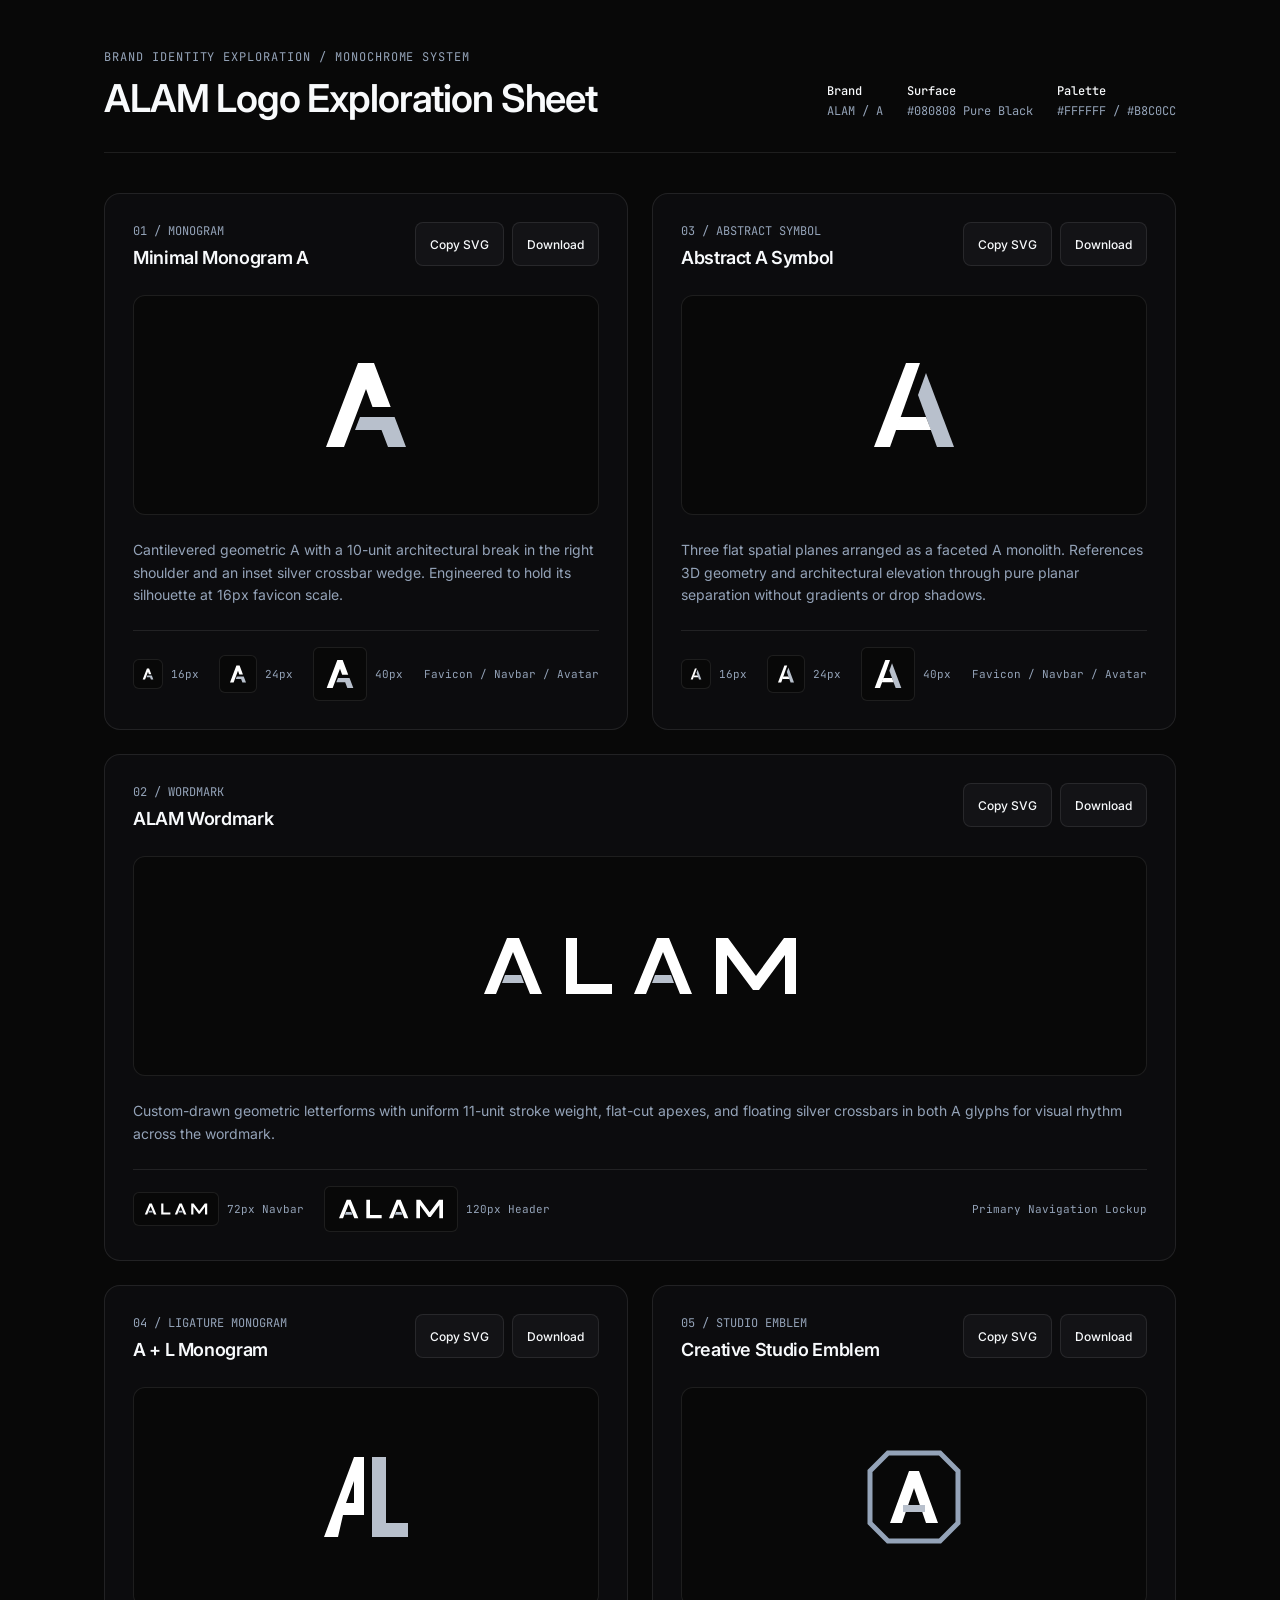
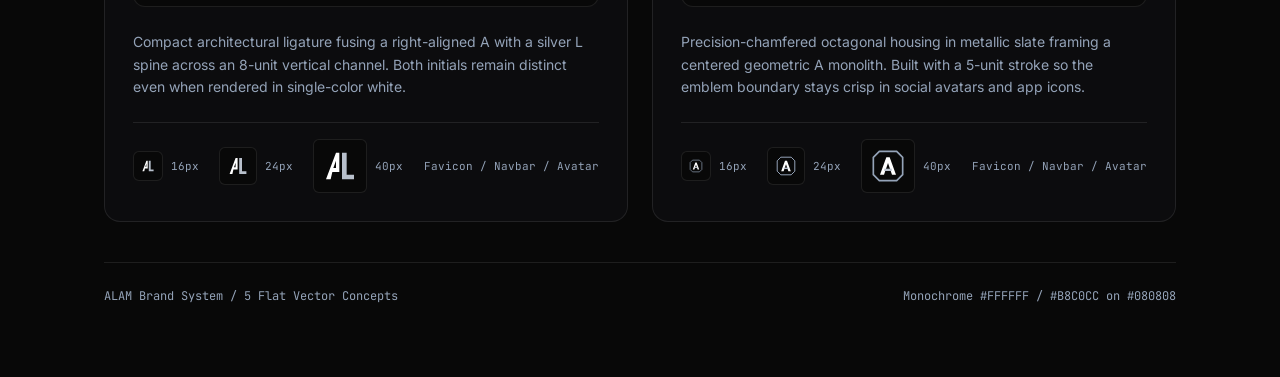
<file: logo-exploration.html>
<!DOCTYPE html>
<html lang="en">

<head>
  <meta charset="UTF-8" />
  <meta name="viewport" content="width=device-width, initial-scale=1.0" />
  <title>ALAM | Personal Brand Logo Exploration Sheet</title>
  <link rel="icon" type="image/svg+xml" href="assets/images/alam-abstract-a.svg?v=2" />
  <link rel="shortcut icon" type="image/svg+xml" href="assets/images/alam-abstract-a.svg?v=2" />
  <link rel="apple-touch-icon" href="assets/images/alam-abstract-a.svg?v=2" />
  <link rel="manifest" href="site.webmanifest?v=2" />
  <link rel="preconnect" href="https://fonts.googleapis.com" />
  <link rel="preconnect" href="https://fonts.gstatic.com" crossorigin />
  <link
    href="https://fonts.googleapis.com/css2?family=Inter:wght@400;500;600;700&family=JetBrains+Mono:wght@400;500&display=swap"
    rel="stylesheet" />
  <style>
    :root {
      --bg-canvas: #080808;
      --bg-card: #0c0c0e;
      --bg-well: #080808;
      --border-hairline: rgba(255, 255, 255, 0.09);
      --border-strong: rgba(255, 255, 255, 0.2);
      --text-primary: #f8fafc;
      --text-secondary: #94a3b8;
      --silver: #b8c0cc;
      --font-sans: "Inter", -apple-system, BlinkMacSystemFont, "Segoe UI", sans-serif;
      --font-mono: "JetBrains Mono", ui-monospace, SFMono-Regular, monospace;
    }

    *,
    *::before,
    *::after {
      box-sizing: border-box;
    }

    html {
      background-color: var(--bg-canvas);
      color: var(--text-primary);
      font-family: var(--font-sans);
      -webkit-font-smoothing: antialiased;
      -moz-osx-font-smoothing: grayscale;
    }

    body {
      margin: 0;
      min-height: 100vh;
      background-color: var(--bg-canvas);
      color: var(--text-primary);
      line-height: 1.5;
    }

    button {
      font-family: inherit;
      cursor: pointer;
    }

    button:focus-visible,
    a:focus-visible {
      outline: 2px solid var(--text-primary);
      outline-offset: 2px;
    }

    .sheet {
      max-width: 1120px;
      margin: 0 auto;
      padding: 48px 24px 72px;
    }

    .sheet-header {
      display: flex;
      flex-wrap: wrap;
      justify-content: space-between;
      align-items: flex-end;
      gap: 24px;
      padding-bottom: 32px;
      border-bottom: 1px solid var(--border-hairline);
      margin-bottom: 40px;
    }

    .eyebrow {
      font-family: var(--font-mono);
      font-size: 12px;
      letter-spacing: 0.08em;
      text-transform: uppercase;
      color: var(--text-secondary);
      margin: 0 0 10px;
    }

    h1 {
      font-size: clamp(1.75rem, 3vw, 2.5rem);
      font-weight: 600;
      letter-spacing: -0.03em;
      margin: 0;
      line-height: 1.15;
    }

    .header-meta {
      display: flex;
      flex-wrap: wrap;
      gap: 24px;
      font-family: var(--font-mono);
      font-size: 12px;
      color: var(--text-secondary);
    }

    .meta-item strong {
      display: block;
      color: var(--text-primary);
      font-weight: 500;
      margin-bottom: 2px;
    }

    .concepts-grid {
      display: grid;
      grid-template-columns: repeat(2, minmax(0, 1fr));
      gap: 24px;
    }

    .concept-card {
      background-color: var(--bg-card);
      border: 1px solid var(--border-hairline);
      border-radius: 16px;
      padding: 28px;
      display: flex;
      flex-direction: column;
      gap: 24px;
    }

    .concept-card.concept-wide {
      grid-column: span 2;
    }

    .concept-top {
      display: flex;
      justify-content: space-between;
      align-items: flex-start;
      gap: 16px;
    }

    .concept-index {
      font-family: var(--font-mono);
      font-size: 12px;
      color: var(--text-secondary);
      margin: 0 0 4px;
    }

    .concept-title {
      font-size: 1.125rem;
      font-weight: 600;
      letter-spacing: -0.02em;
      margin: 0;
    }

    .concept-actions {
      display: flex;
      gap: 8px;
      flex-shrink: 0;
    }

    .btn-action {
      min-height: 44px;
      padding: 0 14px;
      border-radius: 8px;
      border: 1px solid var(--border-hairline);
      background-color: #131316;
      color: var(--text-primary);
      font-size: 12px;
      font-weight: 500;
      transition: border-color 150ms ease, background-color 150ms ease;
    }

    .btn-action:hover {
      border-color: var(--border-strong);
      background-color: #1a1a1f;
    }

    .btn-action[data-copied="true"] {
      border-color: var(--text-primary);
      color: var(--text-primary);
    }

    .stage {
      background-color: var(--bg-well);
      border: 1px solid var(--border-hairline);
      border-radius: 12px;
      min-height: 220px;
      display: flex;
      align-items: center;
      justify-content: center;
      padding: 32px;
    }

    .stage-mark {
      width: 120px;
      height: 120px;
      display: block;
    }

    .stage-wordmark {
      width: 100%;
      max-width: 360px;
      height: auto;
      display: block;
    }

    .scale-strip {
      display: flex;
      flex-wrap: wrap;
      align-items: center;
      justify-content: space-between;
      gap: 16px;
      padding-top: 16px;
      border-top: 1px solid var(--border-hairline);
    }

    .scale-samples {
      display: flex;
      align-items: center;
      gap: 20px;
    }

    .sample-box {
      display: flex;
      align-items: center;
      gap: 8px;
    }

    .sample-well {
      background-color: var(--bg-well);
      border: 1px solid var(--border-hairline);
      border-radius: 6px;
      display: flex;
      align-items: center;
      justify-content: center;
      padding: 6px;
    }

    .sample-label {
      font-family: var(--font-mono);
      font-size: 11px;
      color: var(--text-secondary);
    }

    .concept-notes {
      margin: 0;
      font-size: 0.875rem;
      color: var(--text-secondary);
      line-height: 1.6;
    }

    .sheet-footer {
      margin-top: 40px;
      padding-top: 24px;
      border-top: 1px solid var(--border-hairline);
      display: flex;
      flex-wrap: wrap;
      justify-content: space-between;
      gap: 12px;
      font-family: var(--font-mono);
      font-size: 12px;
      color: var(--text-secondary);
    }

    @media (max-width: 820px) {
      .concepts-grid {
        grid-template-columns: 1fr;
      }

      .concept-card.concept-wide {
        grid-column: span 1;
      }

      .concept-top {
        flex-direction: column;
      }
    }

    @media (prefers-reduced-motion: reduce) {
      .btn-action {
        transition: none;
      }
    }
  </style>
</head>

<body>
  <div class="sheet">
    <header class="sheet-header">
      <div>
        <p class="eyebrow">Brand Identity Exploration / Monochrome System</p>
        <h1>ALAM Logo Exploration Sheet</h1>
      </div>
      <div class="header-meta">
        <div class="meta-item">
          <strong>Brand</strong>
          ALAM / A
        </div>
        <div class="meta-item">
          <strong>Surface</strong>
          #080808 Pure Black
        </div>
        <div class="meta-item">
          <strong>Palette</strong>
          #FFFFFF / #B8C0CC
        </div>
      </div>
    </header>

    <main>
      <section class="concepts-grid" aria-label="Logo concepts">
        <!-- Concept 01: Minimal Monogram A -->
        <article class="concept-card">
          <div class="concept-top">
            <div>
              <p class="concept-index">01 / MONOGRAM</p>
              <h2 class="concept-title">Minimal Monogram A</h2>
            </div>
            <div class="concept-actions">
              <button type="button" class="btn-action" data-copy-target="logo-01">Copy SVG</button>
              <button type="button" class="btn-action" data-download-target="logo-01"
                data-filename="alam-monogram-a.svg">Download</button>
            </div>
          </div>

          <div class="stage">
            <svg id="logo-01" class="stage-mark" viewBox="0 0 120 120" fill="none" xmlns="http://www.w3.org/2000/svg"
              role="img" aria-label="Minimal Monogram A logo">
              <path d="M52 18H68L84.7 62H66.5L60 44L38 102H20L52 18Z" fill="#FFFFFF" />
              <path d="M54 72H88.6L100 102H82L75.5 85H49L54 72Z" fill="#B8C0CC" />
            </svg>
          </div>

          <p class="concept-notes">
            Cantilevered geometric A with a 10-unit architectural break in the right shoulder and an inset silver
            crossbar wedge. Engineered to hold its silhouette at 16px favicon scale.
          </p>

          <div class="scale-strip">
            <div class="scale-samples">
              <div class="sample-box">
                <div class="sample-well">
                  <svg width="16" height="16" viewBox="0 0 120 120" fill="none" aria-hidden="true">
                    <path d="M52 18H68L84.7 62H66.5L60 44L38 102H20L52 18Z" fill="#FFFFFF" />
                    <path d="M54 72H88.6L100 102H82L75.5 85H49L54 72Z" fill="#B8C0CC" />
                  </svg>
                </div>
                <span class="sample-label">16px</span>
              </div>
              <div class="sample-box">
                <div class="sample-well">
                  <svg width="24" height="24" viewBox="0 0 120 120" fill="none" aria-hidden="true">
                    <path d="M52 18H68L84.7 62H66.5L60 44L38 102H20L52 18Z" fill="#FFFFFF" />
                    <path d="M54 72H88.6L100 102H82L75.5 85H49L54 72Z" fill="#B8C0CC" />
                  </svg>
                </div>
                <span class="sample-label">24px</span>
              </div>
              <div class="sample-box">
                <div class="sample-well">
                  <svg width="40" height="40" viewBox="0 0 120 120" fill="none" aria-hidden="true">
                    <path d="M52 18H68L84.7 62H66.5L60 44L38 102H20L52 18Z" fill="#FFFFFF" />
                    <path d="M54 72H88.6L100 102H82L75.5 85H49L54 72Z" fill="#B8C0CC" />
                  </svg>
                </div>
                <span class="sample-label">40px</span>
              </div>
            </div>
            <span class="sample-label">Favicon / Navbar / Avatar</span>
          </div>
        </article>

        <!-- Concept 03: Abstract A Symbol -->
        <article class="concept-card">
          <div class="concept-top">
            <div>
              <p class="concept-index">03 / ABSTRACT SYMBOL</p>
              <h2 class="concept-title">Abstract A Symbol</h2>
            </div>
            <div class="concept-actions">
              <button type="button" class="btn-action" data-copy-target="logo-03">Copy SVG</button>
              <button type="button" class="btn-action" data-download-target="logo-03"
                data-filename="alam-abstract-a.svg">Download</button>
            </div>
          </div>

          <div class="stage">
            <svg id="logo-03" class="stage-mark" viewBox="0 0 120 120" fill="none" xmlns="http://www.w3.org/2000/svg"
              role="img" aria-label="Abstract A Symbol logo">
              <path d="M52 18H66L36 102H20L52 18Z" fill="#FFFFFF" />
              <path d="M72 28L100 102H83L64 50L72 28Z" fill="#B8C0CC" />
              <path d="M46 72H72L77 85H41L46 72Z" fill="#FFFFFF" />
            </svg>
          </div>

          <p class="concept-notes">
            Three flat spatial planes arranged as a faceted A monolith. References 3D geometry and architectural
            elevation through pure planar separation without gradients or drop shadows.
          </p>

          <div class="scale-strip">
            <div class="scale-samples">
              <div class="sample-box">
                <div class="sample-well">
                  <svg width="16" height="16" viewBox="0 0 120 120" fill="none" aria-hidden="true">
                    <path d="M52 18H66L36 102H20L52 18Z" fill="#FFFFFF" />
                    <path d="M72 28L100 102H83L64 50L72 28Z" fill="#B8C0CC" />
                    <path d="M46 72H72L77 85H41L46 72Z" fill="#FFFFFF" />
                  </svg>
                </div>
                <span class="sample-label">16px</span>
              </div>
              <div class="sample-box">
                <div class="sample-well">
                  <svg width="24" height="24" viewBox="0 0 120 120" fill="none" aria-hidden="true">
                    <path d="M52 18H66L36 102H20L52 18Z" fill="#FFFFFF" />
                    <path d="M72 28L100 102H83L64 50L72 28Z" fill="#B8C0CC" />
                    <path d="M46 72H72L77 85H41L46 72Z" fill="#FFFFFF" />
                  </svg>
                </div>
                <span class="sample-label">24px</span>
              </div>
              <div class="sample-box">
                <div class="sample-well">
                  <svg width="40" height="40" viewBox="0 0 120 120" fill="none" aria-hidden="true">
                    <path d="M52 18H66L36 102H20L52 18Z" fill="#FFFFFF" />
                    <path d="M72 28L100 102H83L64 50L72 28Z" fill="#B8C0CC" />
                    <path d="M46 72H72L77 85H41L46 72Z" fill="#FFFFFF" />
                  </svg>
                </div>
                <span class="sample-label">40px</span>
              </div>
            </div>
            <span class="sample-label">Favicon / Navbar / Avatar</span>
          </div>
        </article>

        <!-- Concept 02: ALAM Wordmark (Full Width) -->
        <article class="concept-card concept-wide">
          <div class="concept-top">
            <div>
              <p class="concept-index">02 / WORDMARK</p>
              <h2 class="concept-title">ALAM Wordmark</h2>
            </div>
            <div class="concept-actions">
              <button type="button" class="btn-action" data-copy-target="logo-02">Copy SVG</button>
              <button type="button" class="btn-action" data-download-target="logo-02"
                data-filename="alam-wordmark.svg">Download</button>
            </div>
          </div>

          <div class="stage">
            <svg id="logo-02" class="stage-wordmark" viewBox="0 0 360 96" fill="none" xmlns="http://www.w3.org/2000/svg"
              role="img" aria-label="ALAM custom typographic wordmark">
              <!-- A -->
              <path d="M47 20H59L82 76H70L53 34L36 76H24L47 20Z" fill="#FFFFFF" />
              <path d="M45 57H61L64 65H42L45 57Z" fill="#B8C0CC" />
              <!-- L -->
              <path d="M106 20H117V66H152V76H106V20Z" fill="#FFFFFF" />
              <!-- A -->
              <path d="M197 20H209L232 76H220L203 34L186 76H174L197 20Z" fill="#FFFFFF" />
              <path d="M195 57H211L214 65H192L195 57Z" fill="#B8C0CC" />
              <!-- M -->
              <path d="M256 20H268L296 58L324 20H336V76H325V37L299 72H293L267 37V76H256V20Z" fill="#FFFFFF" />
            </svg>
          </div>

          <p class="concept-notes">
            Custom-drawn geometric letterforms with uniform 11-unit stroke weight, flat-cut apexes, and floating silver
            crossbars in both A glyphs for visual rhythm across the wordmark.
          </p>

          <div class="scale-strip">
            <div class="scale-samples">
              <div class="sample-box">
                <div class="sample-well">
                  <svg width="72" height="20" viewBox="0 0 360 96" fill="none" aria-hidden="true">
                    <path d="M47 20H59L82 76H70L53 34L36 76H24L47 20Z" fill="#FFFFFF" />
                    <path d="M45 57H61L64 65H42L45 57Z" fill="#B8C0CC" />
                    <path d="M106 20H117V66H152V76H106V20Z" fill="#FFFFFF" />
                    <path d="M197 20H209L232 76H220L203 34L186 76H174L197 20Z" fill="#FFFFFF" />
                    <path d="M195 57H211L214 65H192L195 57Z" fill="#B8C0CC" />
                    <path d="M256 20H268L296 58L324 20H336V76H325V37L299 72H293L267 37V76H256V20Z" fill="#FFFFFF" />
                  </svg>
                </div>
                <span class="sample-label">72px Navbar</span>
              </div>
              <div class="sample-box">
                <div class="sample-well">
                  <svg width="120" height="32" viewBox="0 0 360 96" fill="none" aria-hidden="true">
                    <path d="M47 20H59L82 76H70L53 34L36 76H24L47 20Z" fill="#FFFFFF" />
                    <path d="M45 57H61L64 65H42L45 57Z" fill="#B8C0CC" />
                    <path d="M106 20H117V66H152V76H106V20Z" fill="#FFFFFF" />
                    <path d="M197 20H209L232 76H220L203 34L186 76H174L197 20Z" fill="#FFFFFF" />
                    <path d="M195 57H211L214 65H192L195 57Z" fill="#B8C0CC" />
                    <path d="M256 20H268L296 58L324 20H336V76H325V37L299 72H293L267 37V76H256V20Z" fill="#FFFFFF" />
                  </svg>
                </div>
                <span class="sample-label">120px Header</span>
              </div>
            </div>
            <span class="sample-label">Primary Navigation Lockup</span>
          </div>
        </article>

        <!-- Concept 04: A + L Monogram -->
        <article class="concept-card">
          <div class="concept-top">
            <div>
              <p class="concept-index">04 / LIGATURE MONOGRAM</p>
              <h2 class="concept-title">A + L Monogram</h2>
            </div>
            <div class="concept-actions">
              <button type="button" class="btn-action" data-copy-target="logo-04">Copy SVG</button>
              <button type="button" class="btn-action" data-download-target="logo-04"
                data-filename="alam-al-monogram.svg">Download</button>
            </div>
          </div>

          <div class="stage">
            <svg id="logo-04" class="stage-mark" viewBox="0 0 120 120" fill="none" xmlns="http://www.w3.org/2000/svg"
              role="img" aria-label="A plus L Monogram logo">
              <path d="M48 20H58V78H37L32 100H18L48 20ZM48 44L40 66H48V44Z" fill="#FFFFFF" />
              <path d="M66 20H80V86H102V100H66V20Z" fill="#B8C0CC" />
            </svg>
          </div>

          <p class="concept-notes">
            Compact architectural ligature fusing a right-aligned A with a silver L spine across an 8-unit vertical
            channel. Both initials remain distinct even when rendered in single-color white.
          </p>

          <div class="scale-strip">
            <div class="scale-samples">
              <div class="sample-box">
                <div class="sample-well">
                  <svg width="16" height="16" viewBox="0 0 120 120" fill="none" aria-hidden="true">
                    <path d="M48 20H58V78H37L32 100H18L48 20ZM48 44L40 66H48V44Z" fill="#FFFFFF" />
                    <path d="M66 20H80V86H102V100H66V20Z" fill="#B8C0CC" />
                  </svg>
                </div>
                <span class="sample-label">16px</span>
              </div>
              <div class="sample-box">
                <div class="sample-well">
                  <svg width="24" height="24" viewBox="0 0 120 120" fill="none" aria-hidden="true">
                    <path d="M48 20H58V78H37L32 100H18L48 20ZM48 44L40 66H48V44Z" fill="#FFFFFF" />
                    <path d="M66 20H80V86H102V100H66V20Z" fill="#B8C0CC" />
                  </svg>
                </div>
                <span class="sample-label">24px</span>
              </div>
              <div class="sample-box">
                <div class="sample-well">
                  <svg width="40" height="40" viewBox="0 0 120 120" fill="none" aria-hidden="true">
                    <path d="M48 20H58V78H37L32 100H18L48 20ZM48 44L40 66H48V44Z" fill="#FFFFFF" />
                    <path d="M66 20H80V86H102V100H66V20Z" fill="#B8C0CC" />
                  </svg>
                </div>
                <span class="sample-label">40px</span>
              </div>
            </div>
            <span class="sample-label">Favicon / Navbar / Avatar</span>
          </div>
        </article>

        <!-- Concept 05: Creative Studio Emblem -->
        <article class="concept-card">
          <div class="concept-top">
            <div>
              <p class="concept-index">05 / STUDIO EMBLEM</p>
              <h2 class="concept-title">Creative Studio Emblem</h2>
            </div>
            <div class="concept-actions">
              <button type="button" class="btn-action" data-copy-target="logo-05">Copy SVG</button>
              <button type="button" class="btn-action" data-download-target="logo-05"
                data-filename="alam-studio-emblem.svg">Download</button>
            </div>
          </div>

          <div class="stage">
            <svg id="logo-05" class="stage-mark" viewBox="0 0 120 120" fill="none" xmlns="http://www.w3.org/2000/svg"
              role="img" aria-label="Creative Studio Emblem logo">
              <path d="M34 16H86L104 34V86L86 104H34L16 86V34L34 16Z" stroke="#94A3B8" stroke-width="5" />
              <path d="M55 34H65L84 86H72L60 51L48 86H36L55 34Z" fill="#FFFFFF" />
              <rect x="49" y="68" width="22" height="7" fill="#B8C0CC" />
            </svg>
          </div>

          <p class="concept-notes">
            Precision-chamfered octagonal housing in metallic slate framing a centered geometric A monolith. Built with
            a 5-unit stroke so the emblem boundary stays crisp in social avatars and app icons.
          </p>

          <div class="scale-strip">
            <div class="scale-samples">
              <div class="sample-box">
                <div class="sample-well">
                  <svg width="16" height="16" viewBox="0 0 120 120" fill="none" aria-hidden="true">
                    <path d="M34 16H86L104 34V86L86 104H34L16 86V34L34 16Z" stroke="#94A3B8" stroke-width="5" />
                    <path d="M55 34H65L84 86H72L60 51L48 86H36L55 34Z" fill="#FFFFFF" />
                    <rect x="49" y="68" width="22" height="7" fill="#B8C0CC" />
                  </svg>
                </div>
                <span class="sample-label">16px</span>
              </div>
              <div class="sample-box">
                <div class="sample-well">
                  <svg width="24" height="24" viewBox="0 0 120 120" fill="none" aria-hidden="true">
                    <path d="M34 16H86L104 34V86L86 104H34L16 86V34L34 16Z" stroke="#94A3B8" stroke-width="5" />
                    <path d="M55 34H65L84 86H72L60 51L48 86H36L55 34Z" fill="#FFFFFF" />
                    <rect x="49" y="68" width="22" height="7" fill="#B8C0CC" />
                  </svg>
                </div>
                <span class="sample-label">24px</span>
              </div>
              <div class="sample-box">
                <div class="sample-well">
                  <svg width="40" height="40" viewBox="0 0 120 120" fill="none" aria-hidden="true">
                    <path d="M34 16H86L104 34V86L86 104H34L16 86V34L34 16Z" stroke="#94A3B8" stroke-width="5" />
                    <path d="M55 34H65L84 86H72L60 51L48 86H36L55 34Z" fill="#FFFFFF" />
                    <rect x="49" y="68" width="22" height="7" fill="#B8C0CC" />
                  </svg>
                </div>
                <span class="sample-label">40px</span>
              </div>
            </div>
            <span class="sample-label">Favicon / Navbar / Avatar</span>
          </div>
        </article>
      </section>
    </main>

    <footer class="sheet-footer">
      <span>ALAM Brand System / 5 Flat Vector Concepts</span>
      <span>Monochrome #FFFFFF / #B8C0CC on #080808</span>
    </footer>
  </div>

  <script>
    document.querySelectorAll("[data-copy-target]").forEach((button) => {
      button.addEventListener("click", async () => {
        const targetId = button.getAttribute("data-copy-target");
        const svg = document.getElementById(targetId);
        if (!svg) return;

        const serializer = new XMLSerializer();
        const svgString = serializer.serializeToString(svg);

        try {
          await navigator.clipboard.writeText(svgString);
          const originalText = button.textContent;
          button.textContent = "Copied";
          button.setAttribute("data-copied", "true");
          setTimeout(() => {
            button.textContent = originalText;
            button.removeAttribute("data-copied");
          }, 1600);
        } catch {
          button.textContent = "Copy failed";
          setTimeout(() => {
            button.textContent = "Copy SVG";
          }, 1600);
        }
      });
    });

    document.querySelectorAll("[data-download-target]").forEach((button) => {
      button.addEventListener("click", () => {
        const targetId = button.getAttribute("data-download-target");
        const filename = button.getAttribute("data-filename") || "logo.svg";
        const svg = document.getElementById(targetId);
        if (!svg) return;

        const serializer = new XMLSerializer();
        const svgString = '<?xml version="1.0" encoding="UTF-8"?>\n' + serializer.serializeToString(svg);
        const blob = new Blob([svgString], { type: "image/svg+xml;charset=utf-8" });
        const url = URL.createObjectURL(blob);

        const link = document.createElement("a");
        link.href = url;
        link.download = filename;
        document.body.appendChild(link);
        link.click();
        link.remove();
        URL.revokeObjectURL(url);
      });
    });
  </script>
</body>

</html>
</file>
